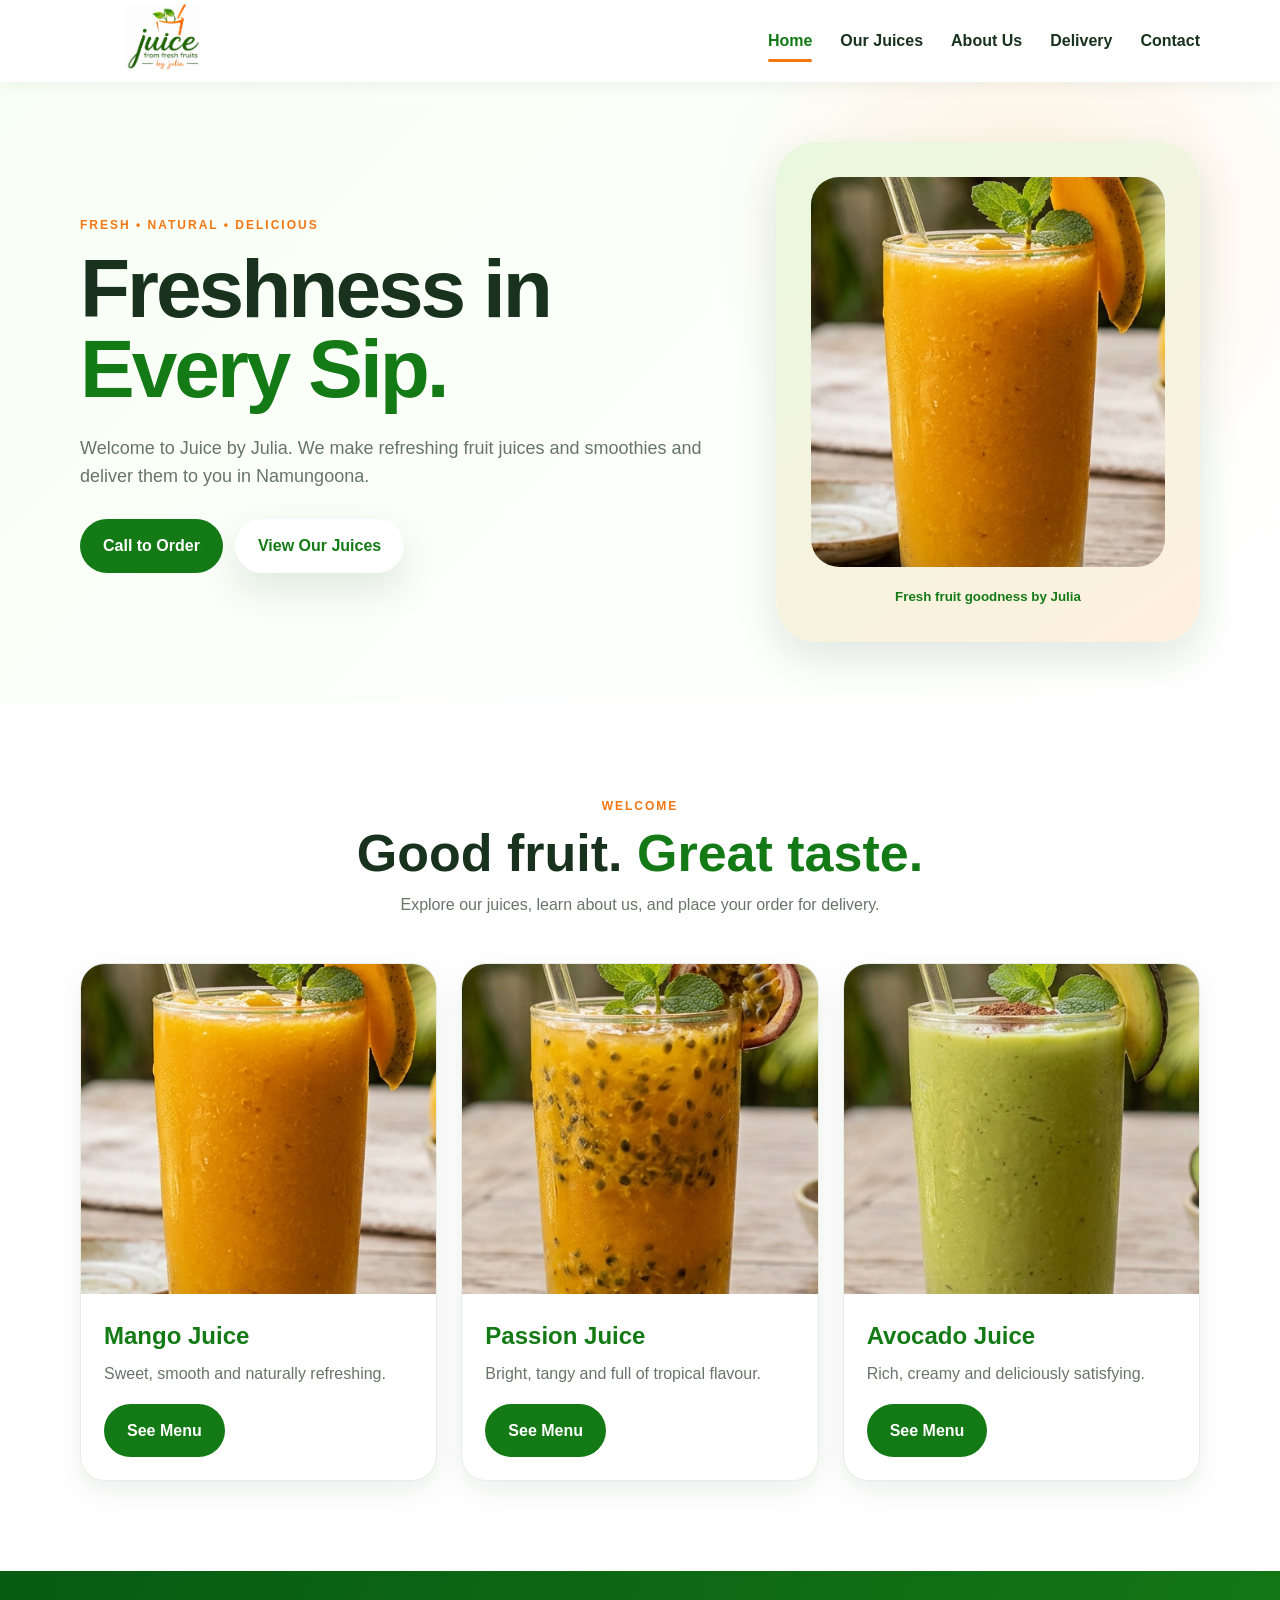
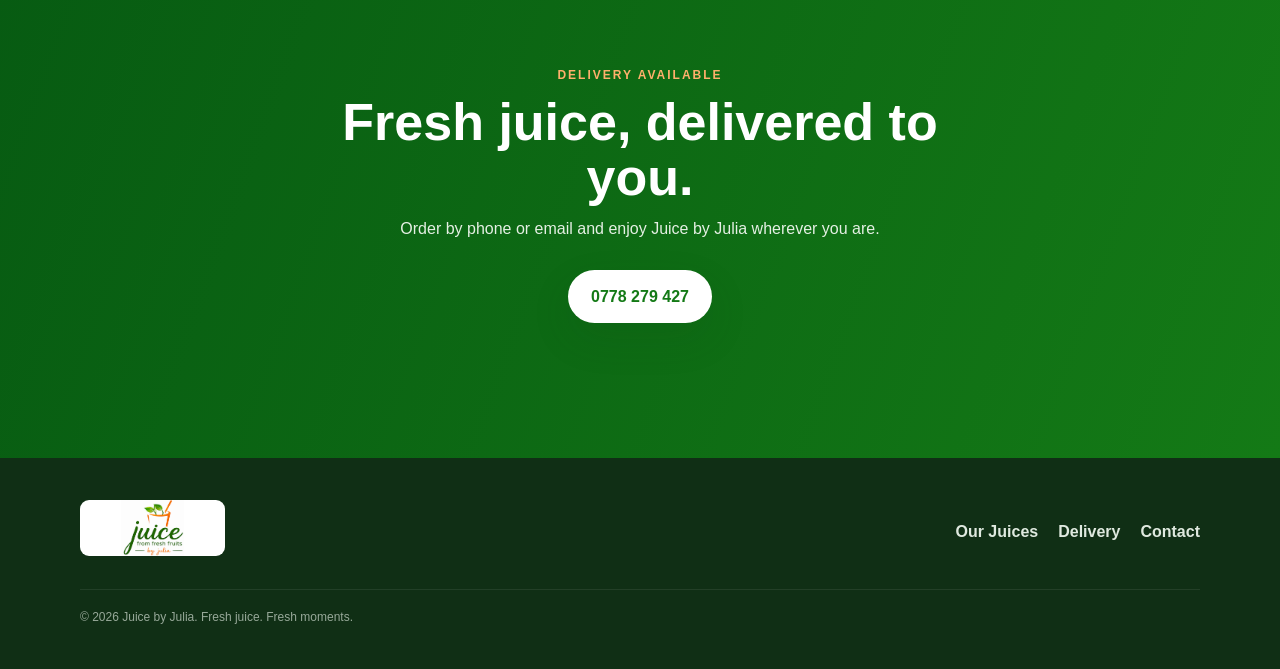
<file: index.html>
<!DOCTYPE html>
<html lang="en"><head><meta charset="UTF-8"><meta name="viewport" content="width=device-width,initial-scale=1.0">
<meta name="description" content="Juice by Julia - fresh fruit juices and smoothies in Namungoona. Delivery available.">
<title>Home | Juice by Julia</title><link rel="stylesheet" href="style.css"></head>
<body>
<header><div class="container nav"><a href="index.html"><img class="logo" src="images/logo.png" alt="Juice by Julia logo"></a>
<button class="menu" aria-label="Open menu">☰</button><nav><a href="index.html" class="active">Home</a><a href="juices.html" class="">Our Juices</a><a href="about.html" class="">About Us</a><a href="delivery.html" class="">Delivery</a><a href="contact.html" class="">Contact</a></nav></div></header>
<main>
<section class="hero"><div class="container hero-grid">
<div><span class="eyebrow">Fresh • Natural • Delicious</span><h1>Freshness in <span>Every Sip.</span></h1>
<p>Welcome to Juice by Julia. We make refreshing fruit juices and smoothies and deliver them to you in Namungoona.</p>
<div class="actions"><a class="btn primary" href="tel:0778279427">Call to Order</a><a class="btn secondary" href="juices.html">View Our Juices</a></div></div>
<div class="hero-art"><img src="images/mango-juice.png" alt="Fresh mango juice"><small>Fresh fruit goodness by Julia</small></div>
</div></section>
<section class="section"><div class="container"><div class="heading"><span class="eyebrow">Welcome</span><h2>Good fruit. <span>Great taste.</span></h2><p>Explore our juices, learn about us, and place your order for delivery.</p></div>
<div class="products">
<div class="card"><img src="images/mango-juice.png" alt="Mango juice"><div class="card-body"><h3>Mango Juice</h3><p>Sweet, smooth and naturally refreshing.</p><a class="btn primary" href="juices.html">See Menu</a></div></div>
<div class="card"><img src="images/passion-juice.png" alt="Passion juice"><div class="card-body"><h3>Passion Juice</h3><p>Bright, tangy and full of tropical flavour.</p><a class="btn primary" href="juices.html">See Menu</a></div></div>
<div class="card"><img src="images/avocado-juice.png" alt="Avocado juice"><div class="card-body"><h3>Avocado Juice</h3><p>Rich, creamy and deliciously satisfying.</p><a class="btn primary" href="juices.html">See Menu</a></div></div>
</div></div></section>
<section class="delivery"><div class="container section"><div class="heading" style="color:#fff"><span class="eyebrow" style="color:#ffb06c">Delivery Available</span><h2>Fresh juice, delivered to you.</h2><p style="color:#e5f0e4">Order by phone or email and enjoy Juice by Julia wherever you are.</p><div class="actions" style="justify-content:center"><a class="btn secondary" href="tel:0778279427">0778 279 427</a></div></div></div></section>
</main>
<footer><div class="container foot"><div><img src="images/logo.png" alt="Juice by Julia logo"></div>
<div class="foot-links"><a href="juices.html">Our Juices</a><a href="delivery.html">Delivery</a><a href="contact.html">Contact</a></div>
<p class="copy">© <span class="year"></span> Juice by Julia. Fresh juice. Fresh moments.</p></div></footer>
<script>
document.querySelector(".menu").addEventListener("click",()=>document.querySelector("nav").classList.toggle("open"));
document.querySelectorAll("nav a").forEach(a=>a.addEventListener("click",()=>document.querySelector("nav").classList.remove("open")));
document.querySelectorAll(".year").forEach(x=>x.textContent=new Date().getFullYear());
</script></body></html>
</file>
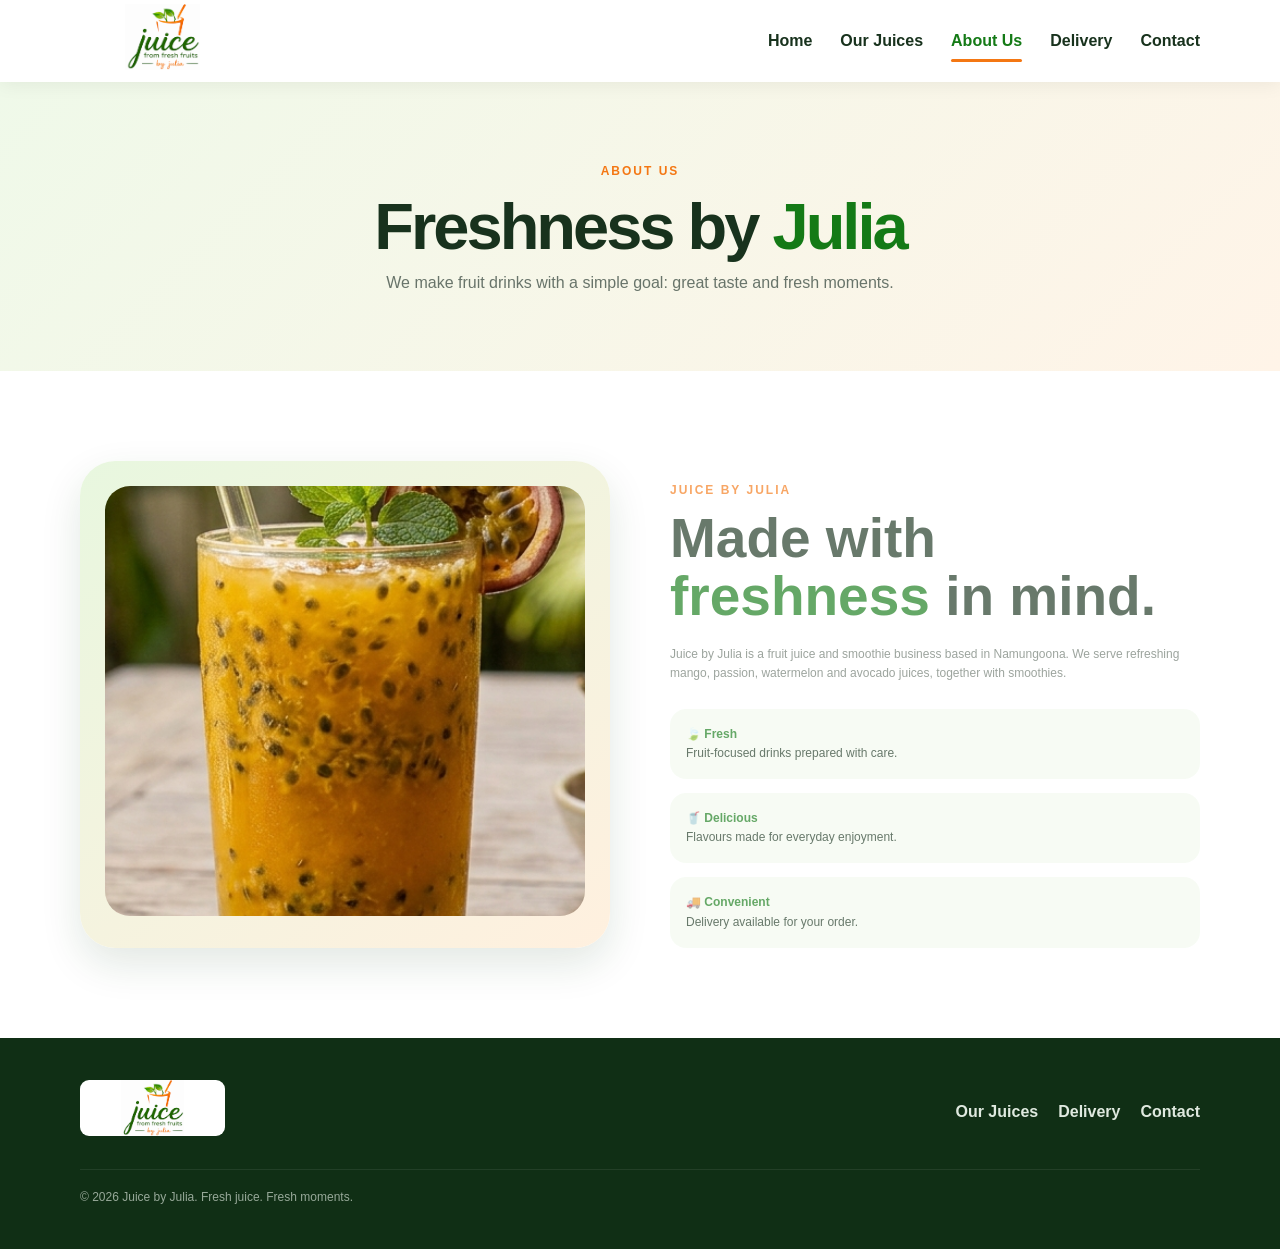
<file: about.html>
<!DOCTYPE html>
<html lang="en"><head><meta charset="UTF-8"><meta name="viewport" content="width=device-width,initial-scale=1.0">
<meta name="description" content="Juice by Julia - fresh fruit juices and smoothies in Namungoona. Delivery available.">
<title>About Us | Juice by Julia</title><link rel="stylesheet" href="style.css"></head>
<body>
<header><div class="container nav"><a href="index.html"><img class="logo" src="images/logo.png" alt="Juice by Julia logo"></a>
<button class="menu" aria-label="Open menu">☰</button><nav><a href="index.html" class="">Home</a><a href="juices.html" class="">Our Juices</a><a href="about.html" class="active">About Us</a><a href="delivery.html" class="">Delivery</a><a href="contact.html" class="">Contact</a></nav></div></header>
<main>
<section class="page-hero"><div class="container"><span class="eyebrow">About Us</span><h1>Freshness by <span>Julia</span></h1><p>We make fruit drinks with a simple goal: great taste and fresh moments.</p></div></section>
<section class="section"><div class="container two-col"><div class="visual"><img src="images/passion-juice.png" alt="Fresh passion juice"></div>
<div class="copy"><span class="eyebrow">Juice by Julia</span><h2>Made with <span>freshness</span> in mind.</h2>
<p>Juice by Julia is a fruit juice and smoothie business based in Namungoona. We serve refreshing mango, passion, watermelon and avocado juices, together with smoothies.</p>
<div class="features"><div class="feature"><strong>🍃 Fresh</strong>Fruit-focused drinks prepared with care.</div><div class="feature"><strong>🥤 Delicious</strong>Flavours made for everyday enjoyment.</div><div class="feature"><strong>🚚 Convenient</strong>Delivery available for your order.</div></div></div></div></section>
</main>
<footer><div class="container foot"><div><img src="images/logo.png" alt="Juice by Julia logo"></div>
<div class="foot-links"><a href="juices.html">Our Juices</a><a href="delivery.html">Delivery</a><a href="contact.html">Contact</a></div>
<p class="copy">© <span class="year"></span> Juice by Julia. Fresh juice. Fresh moments.</p></div></footer>
<script>
document.querySelector(".menu").addEventListener("click",()=>document.querySelector("nav").classList.toggle("open"));
document.querySelectorAll("nav a").forEach(a=>a.addEventListener("click",()=>document.querySelector("nav").classList.remove("open")));
document.querySelectorAll(".year").forEach(x=>x.textContent=new Date().getFullYear());
</script></body></html>
</file>
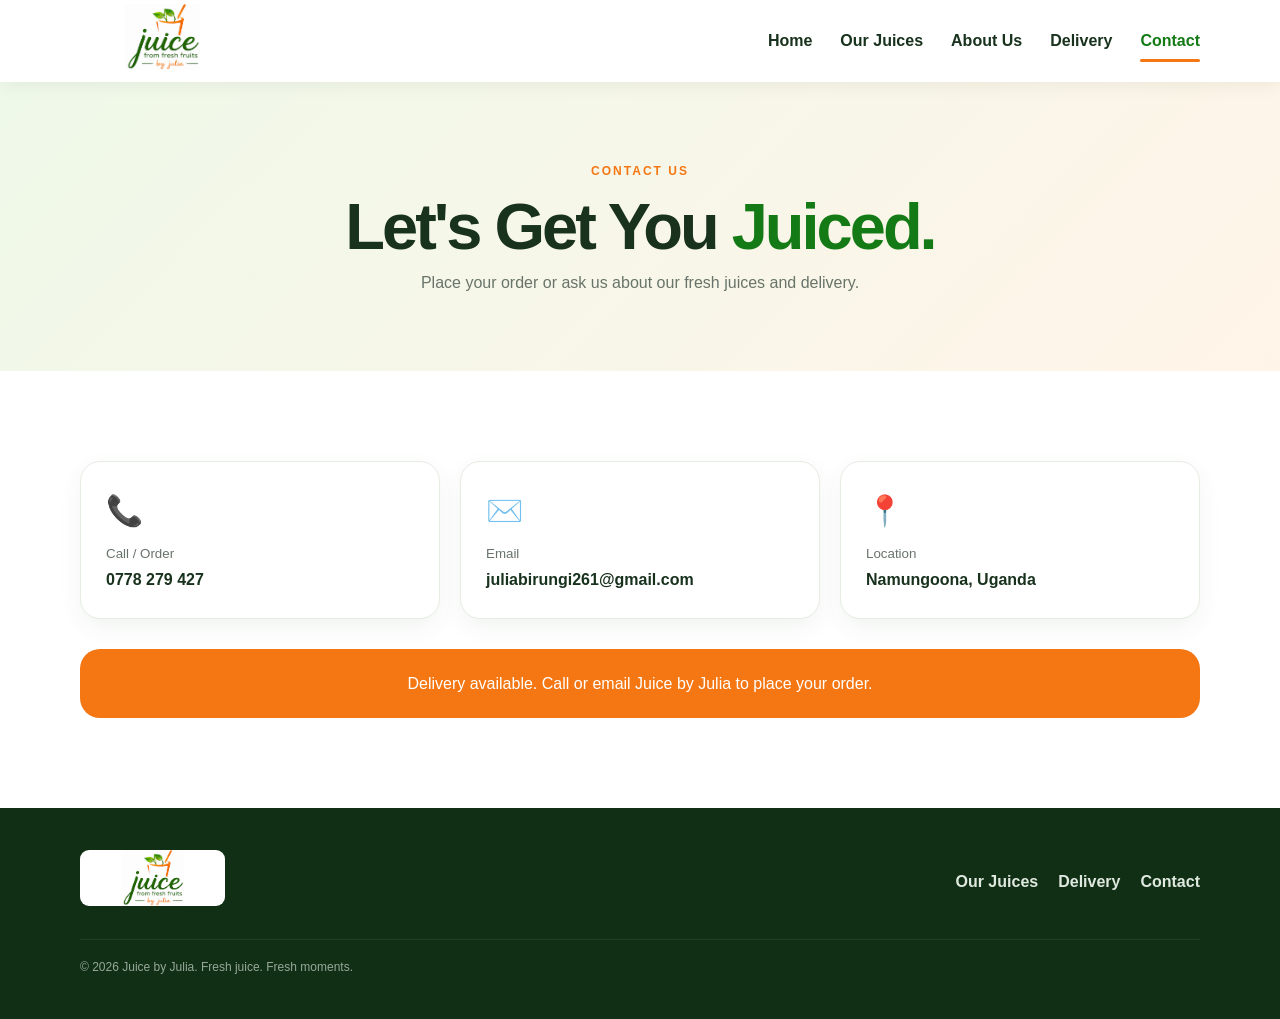
<file: contact.html>
<!DOCTYPE html>
<html lang="en"><head><meta charset="UTF-8"><meta name="viewport" content="width=device-width,initial-scale=1.0">
<meta name="description" content="Juice by Julia - fresh fruit juices and smoothies in Namungoona. Delivery available.">
<title>Contact | Juice by Julia</title><link rel="stylesheet" href="style.css"></head>
<body>
<header><div class="container nav"><a href="index.html"><img class="logo" src="images/logo.png" alt="Juice by Julia logo"></a>
<button class="menu" aria-label="Open menu">☰</button><nav><a href="index.html" class="">Home</a><a href="juices.html" class="">Our Juices</a><a href="about.html" class="">About Us</a><a href="delivery.html" class="">Delivery</a><a href="contact.html" class="active">Contact</a></nav></div></header>
<main>
<section class="page-hero"><div class="container"><span class="eyebrow">Contact Us</span><h1>Let's Get You <span>Juiced.</span></h1><p>Place your order or ask us about our fresh juices and delivery.</p></div></section>
<section class="section"><div class="container"><div class="contact-grid">
<a class="contact" href="tel:0778279427"><span class="contact-icon">📞</span><small>Call / Order</small><strong>0778 279 427</strong></a>
<a class="contact" href="mailto:juliabirungi261@gmail.com"><span class="contact-icon">✉️</span><small>Email</small><strong>juliabirungi261@gmail.com</strong></a>
<div class="contact"><span class="contact-icon">📍</span><small>Location</small><strong>Namungoona, Uganda</strong></div>
</div><div class="notice">Delivery available. Call or email Juice by Julia to place your order.</div></div></section>
</main>
<footer><div class="container foot"><div><img src="images/logo.png" alt="Juice by Julia logo"></div>
<div class="foot-links"><a href="juices.html">Our Juices</a><a href="delivery.html">Delivery</a><a href="contact.html">Contact</a></div>
<p class="copy">© <span class="year"></span> Juice by Julia. Fresh juice. Fresh moments.</p></div></footer>
<script>
document.querySelector(".menu").addEventListener("click",()=>document.querySelector("nav").classList.toggle("open"));
document.querySelectorAll("nav a").forEach(a=>a.addEventListener("click",()=>document.querySelector("nav").classList.remove("open")));
document.querySelectorAll(".year").forEach(x=>x.textContent=new Date().getFullYear());
</script></body></html>
</file>
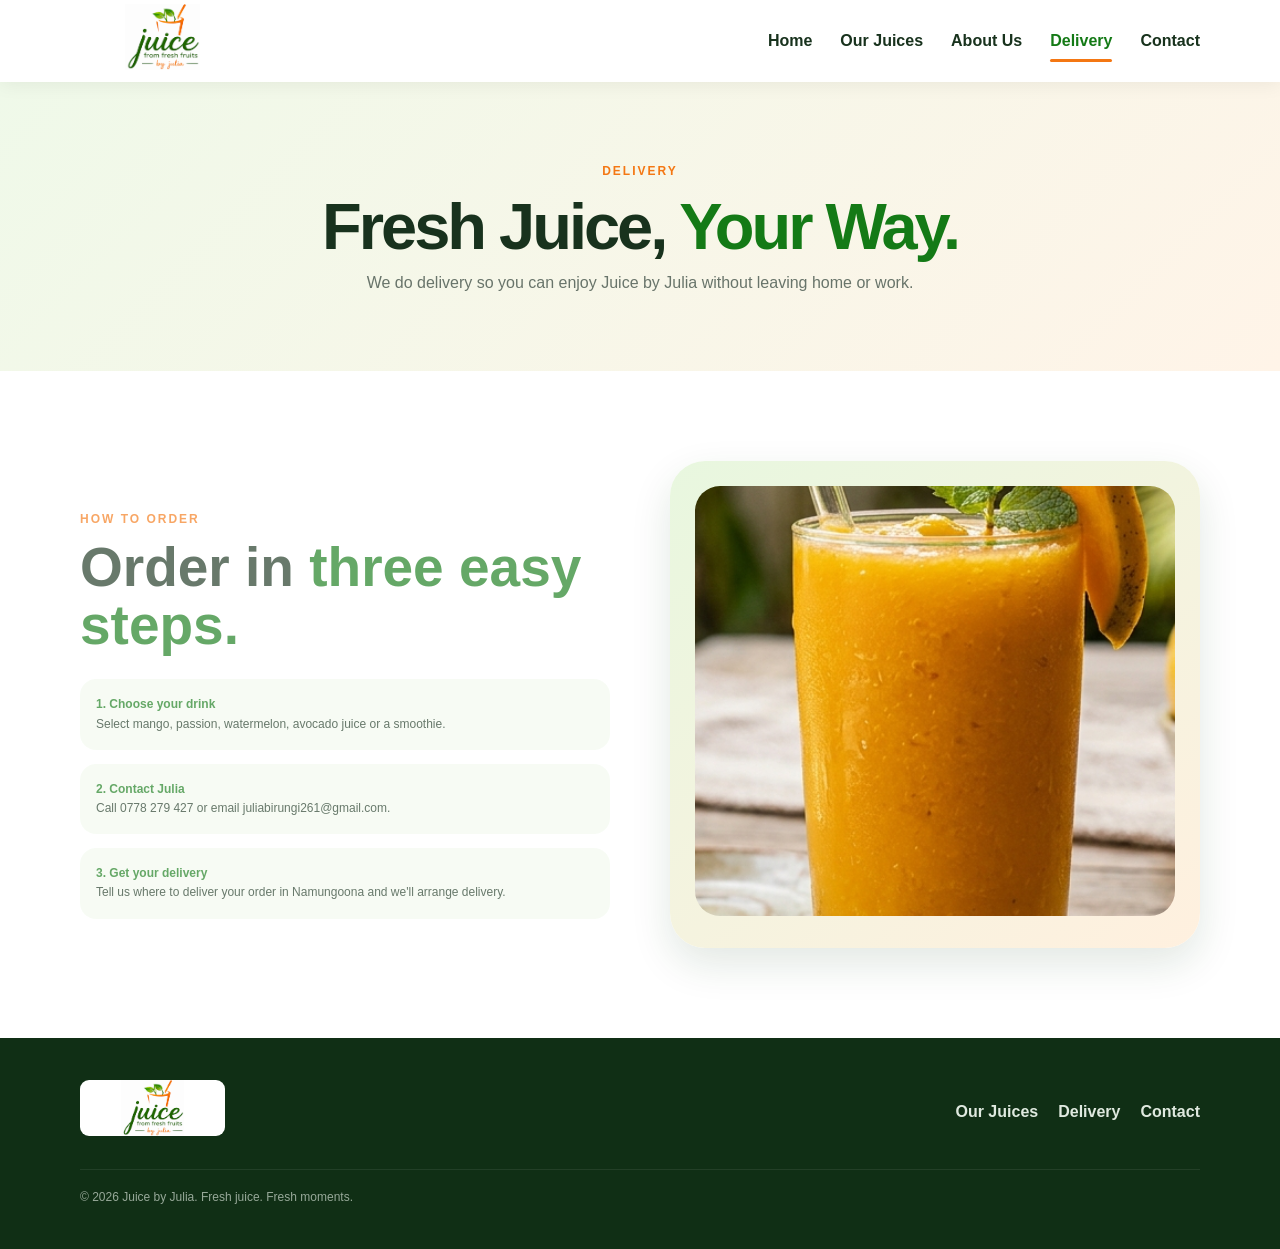
<file: delivery.html>
<!DOCTYPE html>
<html lang="en"><head><meta charset="UTF-8"><meta name="viewport" content="width=device-width,initial-scale=1.0">
<meta name="description" content="Juice by Julia - fresh fruit juices and smoothies in Namungoona. Delivery available.">
<title>Delivery | Juice by Julia</title><link rel="stylesheet" href="style.css"></head>
<body>
<header><div class="container nav"><a href="index.html"><img class="logo" src="images/logo.png" alt="Juice by Julia logo"></a>
<button class="menu" aria-label="Open menu">☰</button><nav><a href="index.html" class="">Home</a><a href="juices.html" class="">Our Juices</a><a href="about.html" class="">About Us</a><a href="delivery.html" class="active">Delivery</a><a href="contact.html" class="">Contact</a></nav></div></header>
<main>
<section class="page-hero"><div class="container"><span class="eyebrow">Delivery</span><h1>Fresh Juice, <span>Your Way.</span></h1><p>We do delivery so you can enjoy Juice by Julia without leaving home or work.</p></div></section>
<section class="section"><div class="container two-col"><div class="copy"><span class="eyebrow">How to Order</span><h2>Order in <span>three easy steps.</span></h2>
<div class="features"><div class="feature"><strong>1. Choose your drink</strong>Select mango, passion, watermelon, avocado juice or a smoothie.</div><div class="feature"><strong>2. Contact Julia</strong>Call 0778 279 427 or email juliabirungi261@gmail.com.</div><div class="feature"><strong>3. Get your delivery</strong>Tell us where to deliver your order in Namungoona and we'll arrange delivery.</div></div></div>
<div class="visual"><img src="images/mango-juice.png" alt="Mango juice ready for delivery"></div></div></section>
</main>
<footer><div class="container foot"><div><img src="images/logo.png" alt="Juice by Julia logo"></div>
<div class="foot-links"><a href="juices.html">Our Juices</a><a href="delivery.html">Delivery</a><a href="contact.html">Contact</a></div>
<p class="copy">© <span class="year"></span> Juice by Julia. Fresh juice. Fresh moments.</p></div></footer>
<script>
document.querySelector(".menu").addEventListener("click",()=>document.querySelector("nav").classList.toggle("open"));
document.querySelectorAll("nav a").forEach(a=>a.addEventListener("click",()=>document.querySelector("nav").classList.remove("open")));
document.querySelectorAll(".year").forEach(x=>x.textContent=new Date().getFullYear());
</script></body></html>
</file>
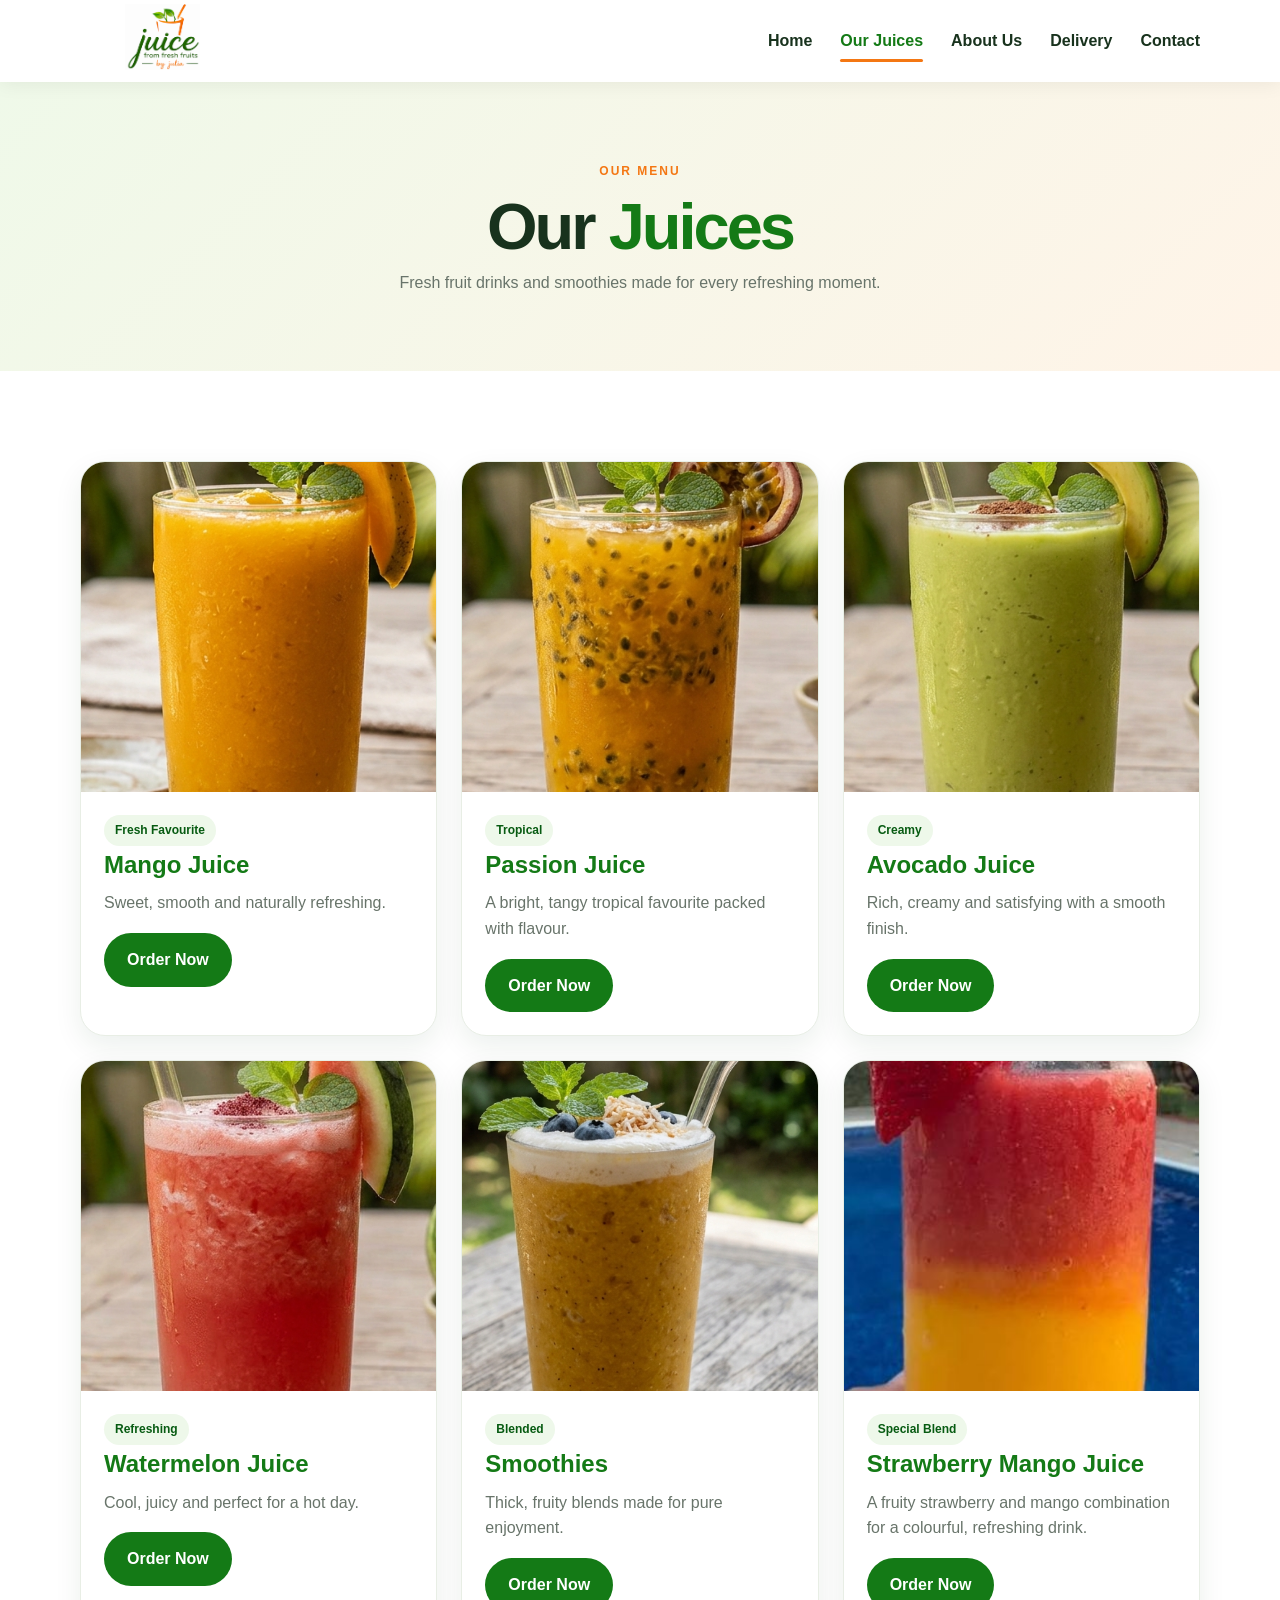
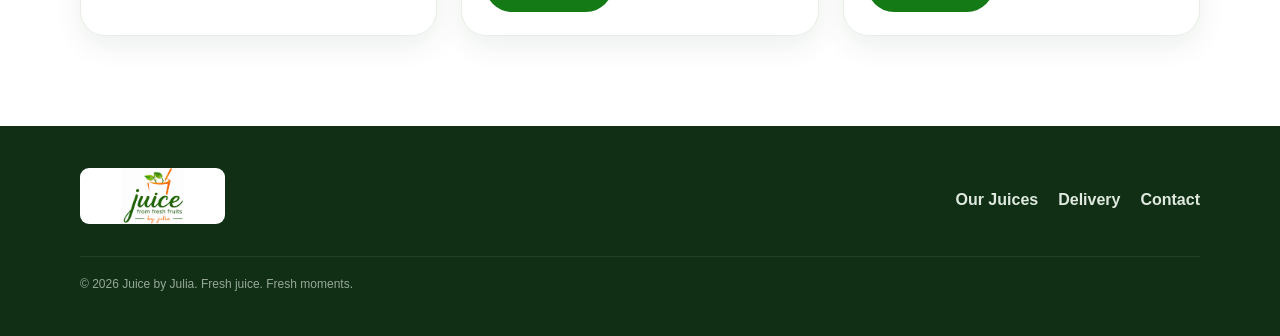
<file: juices.html>
<!DOCTYPE html>
<html lang="en"><head><meta charset="UTF-8"><meta name="viewport" content="width=device-width,initial-scale=1.0">
<meta name="description" content="Juice by Julia - fresh fruit juices and smoothies in Namungoona. Delivery available.">
<title>Our Juices | Juice by Julia</title><link rel="stylesheet" href="style.css"></head>
<body>
<header><div class="container nav"><a href="index.html"><img class="logo" src="images/logo.png" alt="Juice by Julia logo"></a>
<button class="menu" aria-label="Open menu">☰</button><nav><a href="index.html" class="">Home</a><a href="juices.html" class="active">Our Juices</a><a href="about.html" class="">About Us</a><a href="delivery.html" class="">Delivery</a><a href="contact.html" class="">Contact</a></nav></div></header>
<main>
<section class="page-hero"><div class="container"><span class="eyebrow">Our Menu</span><h1>Our <span>Juices</span></h1><p>Fresh fruit drinks and smoothies made for every refreshing moment.</p></div></section>
<section class="section"><div class="container"><div class="products">
<div class="card"><img src="images/mango-juice.png" alt="Mango juice"><div class="card-body"><span class="badge">Fresh Favourite</span><h3>Mango Juice</h3><p>Sweet, smooth and naturally refreshing.</p><a class="btn primary" href="contact.html">Order Now</a></div></div>
<div class="card"><img src="images/passion-juice.png" alt="Passion juice"><div class="card-body"><span class="badge">Tropical</span><h3>Passion Juice</h3><p>A bright, tangy tropical favourite packed with flavour.</p><a class="btn primary" href="contact.html">Order Now</a></div></div>
<div class="card"><img src="images/avocado-juice.png" alt="Avocado juice"><div class="card-body"><span class="badge">Creamy</span><h3>Avocado Juice</h3><p>Rich, creamy and satisfying with a smooth finish.</p><a class="btn primary" href="contact.html">Order Now</a></div></div>
<div class="card"><img src="images/watermelon-juice.png" alt="Watermelon juice"><div class="card-body"><span class="badge">Refreshing</span><h3>Watermelon Juice</h3><p>Cool, juicy and perfect for a hot day.</p><a class="btn primary" href="contact.html">Order Now</a></div></div>
<div class="card"><img src="images/smoothie.png" alt="Fresh smoothie"><div class="card-body"><span class="badge">Blended</span><h3>Smoothies</h3><p>Thick, fruity blends made for pure enjoyment.</p><a class="btn primary" href="contact.html">Order Now</a></div></div>
<div class="card"><img src="images/strawberry-mango-juice.jpeg" alt="Strawberry mango juice"><div class="card-body"><span class="badge">Special Blend</span><h3>Strawberry Mango Juice</h3><p>A fruity strawberry and mango combination for a colourful, refreshing drink.</p><a class="btn primary" href="contact.html">Order Now</a></div></div>
</div></div></section>
</main>
<footer><div class="container foot"><div><img src="images/logo.png" alt="Juice by Julia logo"></div>
<div class="foot-links"><a href="juices.html">Our Juices</a><a href="delivery.html">Delivery</a><a href="contact.html">Contact</a></div>
<p class="copy">© <span class="year"></span> Juice by Julia. Fresh juice. Fresh moments.</p></div></footer>
<script>
document.querySelector(".menu").addEventListener("click",()=>document.querySelector("nav").classList.toggle("open"));
document.querySelectorAll("nav a").forEach(a=>a.addEventListener("click",()=>document.querySelector("nav").classList.remove("open")));
document.querySelectorAll(".year").forEach(x=>x.textContent=new Date().getFullYear());
</script></body></html>
</file>
<file: style.css>
:root{--green:#147a16;--dark:#075b12;--orange:#f47713;--cream:#fffaf3;--ink:#18321d;--muted:#68746a;--shadow:0 16px 40px rgba(15,65,22,.12)}
*{box-sizing:border-box;margin:0;padding:0}
html{scroll-behavior:smooth}
body{font-family:Arial,Helvetica,sans-serif;color:var(--ink);background:#fff;line-height:1.6}
a{text-decoration:none;color:inherit}.container{width:min(1120px,92%);margin:auto}
header{position:sticky;top:0;z-index:50;background:rgba(255,255,255,.97);backdrop-filter:blur(12px);box-shadow:0 3px 18px rgba(0,0,0,.06)}
.nav{height:82px;display:flex;align-items:center;justify-content:space-between}.logo{width:165px;height:66px;object-fit:contain}
nav{display:flex;gap:28px;align-items:center;font-weight:700}nav a{padding:29px 0;position:relative}
nav a:hover,nav a.active{color:var(--green)}nav a.active:after{content:"";position:absolute;left:0;right:0;bottom:21px;height:3px;border-radius:5px;background:var(--orange)}
.menu{display:none;border:0;background:var(--green);color:#fff;border-radius:10px;padding:9px 12px;font-size:21px}
.hero{min-height:620px;background:radial-gradient(circle at 80% 25%,#fff0df,transparent 28%),linear-gradient(135deg,#f8fff5,#fff);display:flex;align-items:center}
.hero-grid{display:grid;grid-template-columns:1.2fr .8fr;gap:60px;align-items:center}.eyebrow{text-transform:uppercase;letter-spacing:2px;color:var(--orange);font-size:12px;font-weight:800}
h1{font-size:clamp(48px,7vw,82px);line-height:.98;letter-spacing:-3px;margin:12px 0 24px}h1 span,h2 span{color:var(--green)}
.hero p{font-size:18px;color:var(--muted);max-width:650px}.actions{display:flex;gap:12px;flex-wrap:wrap;margin-top:28px}
.btn{display:inline-flex;justify-content:center;align-items:center;padding:14px 23px;border-radius:999px;font-weight:800}.primary{background:var(--green);color:#fff}.secondary{background:#fff;color:var(--green);box-shadow:var(--shadow)}
.hero-art{border-radius:40px;background:linear-gradient(145deg,#e9f8df,#fff0df);padding:35px;box-shadow:var(--shadow);text-align:center}.hero-art img{width:100%;max-height:390px;object-fit:cover;border-radius:28px}.hero-art small{display:block;color:var(--green);font-weight:800;margin-top:12px}
.page-hero{padding:75px 0;background:linear-gradient(135deg,#eff9e9,#fff4e8);text-align:center}.page-hero h1{font-size:clamp(42px,6vw,65px);margin-bottom:12px}.page-hero p{color:var(--muted);max-width:650px;margin:auto}
.section{padding:90px 0}.heading{text-align:center;max-width:700px;margin:0 auto 45px}.heading h2{font-size:clamp(34px,5vw,52px);line-height:1.05;margin:8px 0 12px}.heading p{color:var(--muted)}
.products{display:grid;grid-template-columns:repeat(3,1fr);gap:24px}.card{background:#fff;border-radius:25px;overflow:hidden;border:1px solid #e8eee5;box-shadow:0 10px 28px rgba(15,65,22,.08);transition:.25s}.card:hover{transform:translateY(-7px);box-shadow:var(--shadow)}.card img{width:100%;height:330px;object-fit:cover;display:block}.card-body{padding:23px}.card h3{font-size:24px;color:var(--green);margin-bottom:6px}.card p{color:var(--muted);margin-bottom:17px}
.badge{display:inline-block;background:#eef8ea;color:var(--dark);padding:6px 11px;border-radius:30px;font-size:12px;font-weight:800}
.notice{background:var(--orange);color:#fff;padding:22px;border-radius:20px;text-align:center;margin-top:30px}
.two-col{display:grid;grid-template-columns:1fr 1fr;gap:60px;align-items:center}.visual{background:linear-gradient(145deg,#e8f7df,#fff0df);border-radius:35px;padding:25px;box-shadow:var(--shadow)}.visual img{width:100%;height:430px;object-fit:cover;border-radius:25px}.copy h2{font-size:clamp(35px,5vw,55px);line-height:1.05;margin:10px 0 20px}.copy p{color:var(--muted);margin-bottom:18px}
.features{display:grid;gap:14px;margin-top:25px}.feature{background:#f3faef;border-radius:16px;padding:16px}.feature strong{display:block;color:var(--green)}
.delivery{background:linear-gradient(110deg,var(--dark),var(--green));color:#fff}.delivery .copy p{color:#e5f0e4}
.contact-grid{display:grid;grid-template-columns:repeat(3,1fr);gap:20px}.contact{padding:25px;border-radius:20px;border:1px solid #e5ece2;background:#fff;box-shadow:0 8px 25px rgba(15,65,22,.06)}.contact-icon{font-size:30px}.contact small{display:block;color:var(--muted);margin:8px 0 3px}.contact strong{overflow-wrap:anywhere}
footer{background:#102f15;color:#dfe9df;padding:42px 0}.foot{display:flex;justify-content:space-between;align-items:center;gap:25px;flex-wrap:wrap}.foot img{width:145px;height:56px;object-fit:contain;background:#fff;border-radius:9px}.foot-links{display:flex;gap:20px;font-weight:700}.copy{width:100%;border-top:1px solid rgba(255,255,255,.12);padding-top:18px;font-size:12px;opacity:.65}
@media(max-width:850px){nav{gap:16px}.hero-grid,.two-col{grid-template-columns:1fr}.hero{padding:70px 0}.hero-art{display:none}.products{grid-template-columns:repeat(2,1fr)}.contact-grid{grid-template-columns:1fr}}
@media(max-width:650px){.nav{height:70px}.logo{width:135px;height:55px}.menu{display:block}nav{display:none;position:absolute;top:65px;left:4%;right:4%;background:#fff;border-radius:18px;padding:10px;box-shadow:var(--shadow);flex-direction:column;align-items:stretch;gap:0}nav.open{display:flex}nav a{padding:12px 15px}nav a.active:after{display:none}.products{grid-template-columns:1fr}.section{padding:65px 0}.card img{height:350px}}
</file>
